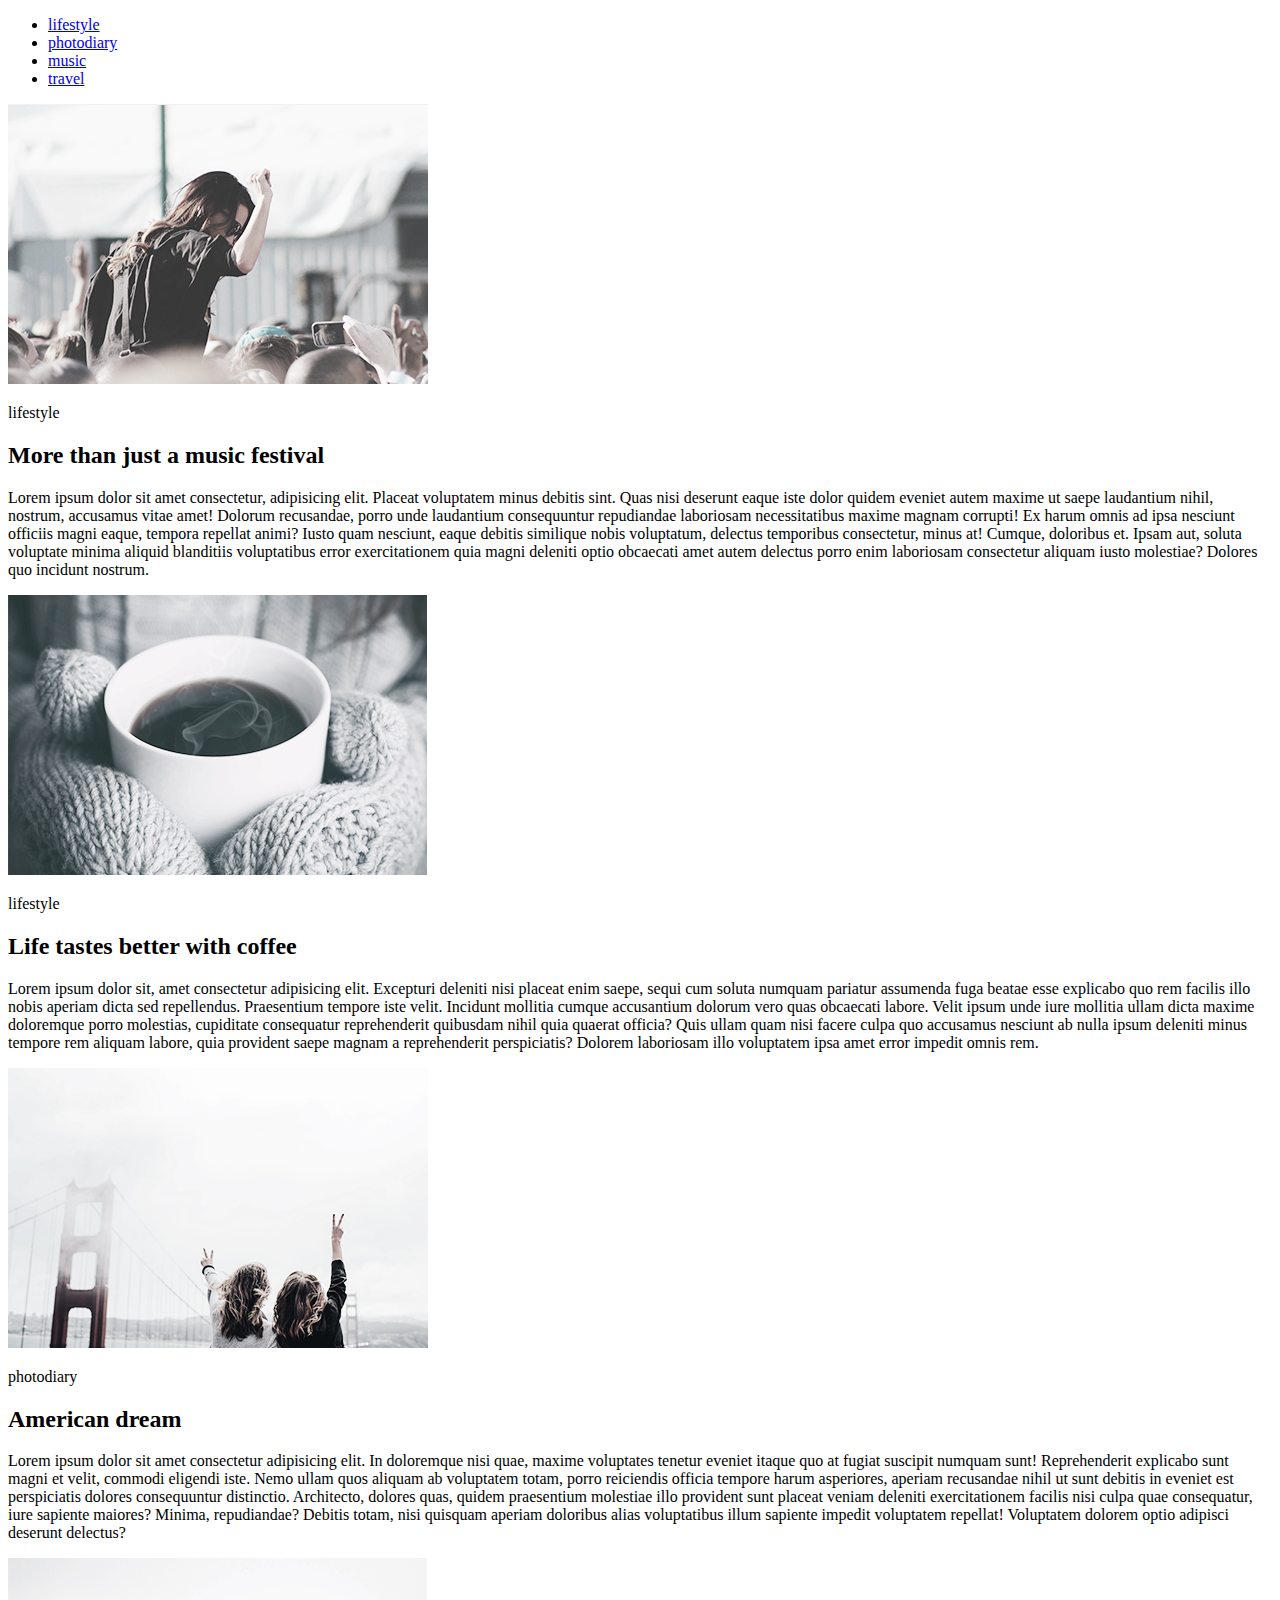
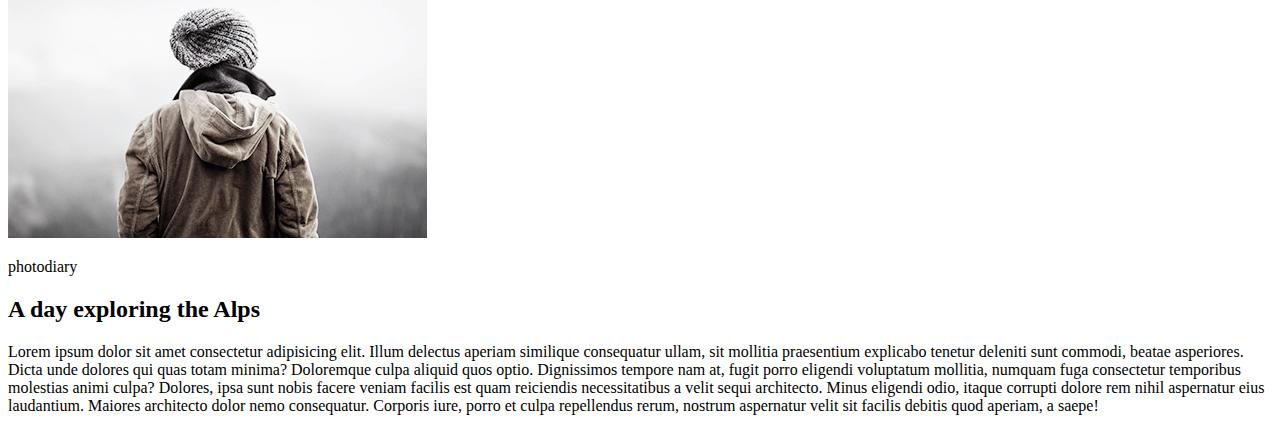
<file: HTML_CSS_HW1/index.html>
<!DOCTYPE html>
<html lang="en">
  <head>
    <meta charset="UTF-8" />
    <meta http-equiv="X-UA-Compatible" content="IE=edge" />
    <meta name="viewport" content="width=device-width, initial-scale=1.0" />
    <title>HW1</title>
  </head>
  <body>
    <header>
      <nav>
        <ul>
          <li><a href="#">lifestyle</a></li>
          <li><a href="#">photodiary</a></li>
          <li><a href="#">music</a></li>
          <li><a href="#">travel</a></li>
        </ul>
      </nav>
    </header>
    <main>
      <article>
        <img src="image/image.jpg" alt="party" />
        <p>lifestyle</p>
        <h2>More than just a music festival</h2>
        <p>
          Lorem ipsum dolor sit amet consectetur, adipisicing elit. Placeat
          voluptatem minus debitis sint. Quas nisi deserunt eaque iste dolor
          quidem eveniet autem maxime ut saepe laudantium nihil, nostrum,
          accusamus vitae amet! Dolorum recusandae, porro unde laudantium
          consequuntur repudiandae laboriosam necessitatibus maxime magnam
          corrupti! Ex harum omnis ad ipsa nesciunt officiis magni eaque,
          tempora repellat animi? Iusto quam nesciunt, eaque debitis similique
          nobis voluptatum, delectus temporibus consectetur, minus at! Cumque,
          doloribus et. Ipsam aut, soluta voluptate minima aliquid blanditiis
          voluptatibus error exercitationem quia magni deleniti optio obcaecati
          amet autem delectus porro enim laboriosam consectetur aliquam iusto
          molestiae? Dolores quo incidunt nostrum.
        </p>
      </article>

      <article>
        <img src="image/Filtro fotografico 5 copia 2.jpg" alt="coffee" />
        <p>lifestyle</p>
        <h2>Life tastes better with coffee</h2>
        <p>
          Lorem ipsum dolor sit, amet consectetur adipisicing elit. Excepturi
          deleniti nisi placeat enim saepe, sequi cum soluta numquam pariatur
          assumenda fuga beatae esse explicabo quo rem facilis illo nobis
          aperiam dicta sed repellendus. Praesentium tempore iste velit.
          Incidunt mollitia cumque accusantium dolorum vero quas obcaecati
          labore. Velit ipsum unde iure mollitia ullam dicta maxime doloremque
          porro molestias, cupiditate consequatur reprehenderit quibusdam nihil
          quia quaerat officia? Quis ullam quam nisi facere culpa quo accusamus
          nesciunt ab nulla ipsum deleniti minus tempore rem aliquam labore,
          quia provident saepe magnam a reprehenderit perspiciatis? Dolorem
          laboriosam illo voluptatem ipsa amet error impedit omnis rem.
        </p>
      </article>

      <article>
        <img src="image/golden_gates.jpg" alt="golden_gates" />
        <p>photodiary</p>
        <h2>American dream</h2>
        <p>
          Lorem ipsum dolor sit amet consectetur adipisicing elit. In doloremque
          nisi quae, maxime voluptates tenetur eveniet itaque quo at fugiat
          suscipit numquam sunt! Reprehenderit explicabo sunt magni et velit,
          commodi eligendi iste. Nemo ullam quos aliquam ab voluptatem totam,
          porro reiciendis officia tempore harum asperiores, aperiam recusandae
          nihil ut sunt debitis in eveniet est perspiciatis dolores consequuntur
          distinctio. Architecto, dolores quas, quidem praesentium molestiae
          illo provident sunt placeat veniam deleniti exercitationem facilis
          nisi culpa quae consequatur, iure sapiente maiores? Minima,
          repudiandae? Debitis totam, nisi quisquam aperiam doloribus alias
          voluptatibus illum sapiente impedit voluptatem repellat! Voluptatem
          dolorem optio adipisci deserunt delectus?
        </p>
      </article>

      <article>
        <img src="image/hedgehog_in_the_fog.jpg" alt="hedgehog_in_the_fog" />
        <p>photodiary</p>
        <h2>A day exploring the Alps</h2>
        <p>
          Lorem ipsum dolor sit amet consectetur adipisicing elit. Illum
          delectus aperiam similique consequatur ullam, sit mollitia praesentium
          explicabo tenetur deleniti sunt commodi, beatae asperiores. Dicta unde
          dolores qui quas totam minima? Doloremque culpa aliquid quos optio.
          Dignissimos tempore nam at, fugit porro eligendi voluptatum mollitia,
          numquam fuga consectetur temporibus molestias animi culpa? Dolores,
          ipsa sunt nobis facere veniam facilis est quam reiciendis
          necessitatibus a velit sequi architecto. Minus eligendi odio, itaque
          corrupti dolore rem nihil aspernatur eius laudantium. Maiores
          architecto dolor nemo consequatur. Corporis iure, porro et culpa
          repellendus rerum, nostrum aspernatur velit sit facilis debitis quod
          aperiam, a saepe!
        </p>
      </article>
    </main>
  </body>
</html>
</file>
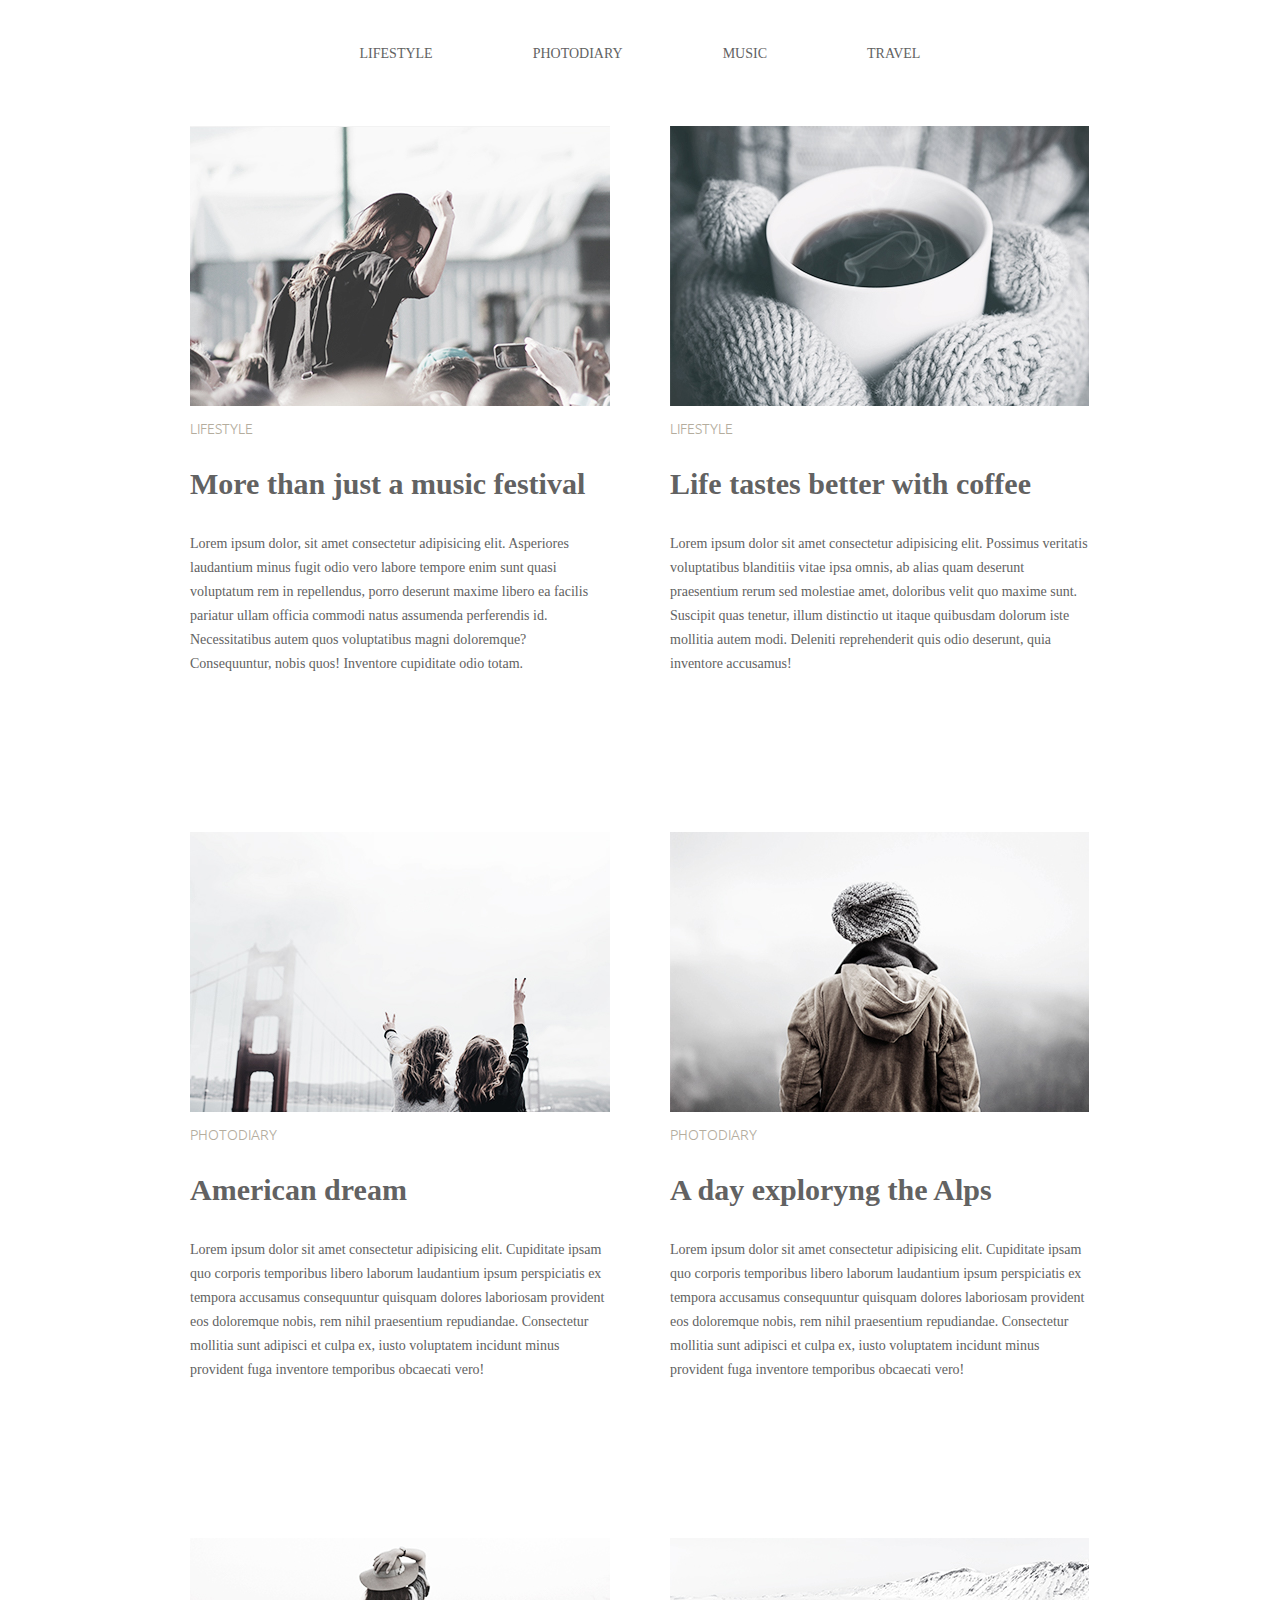
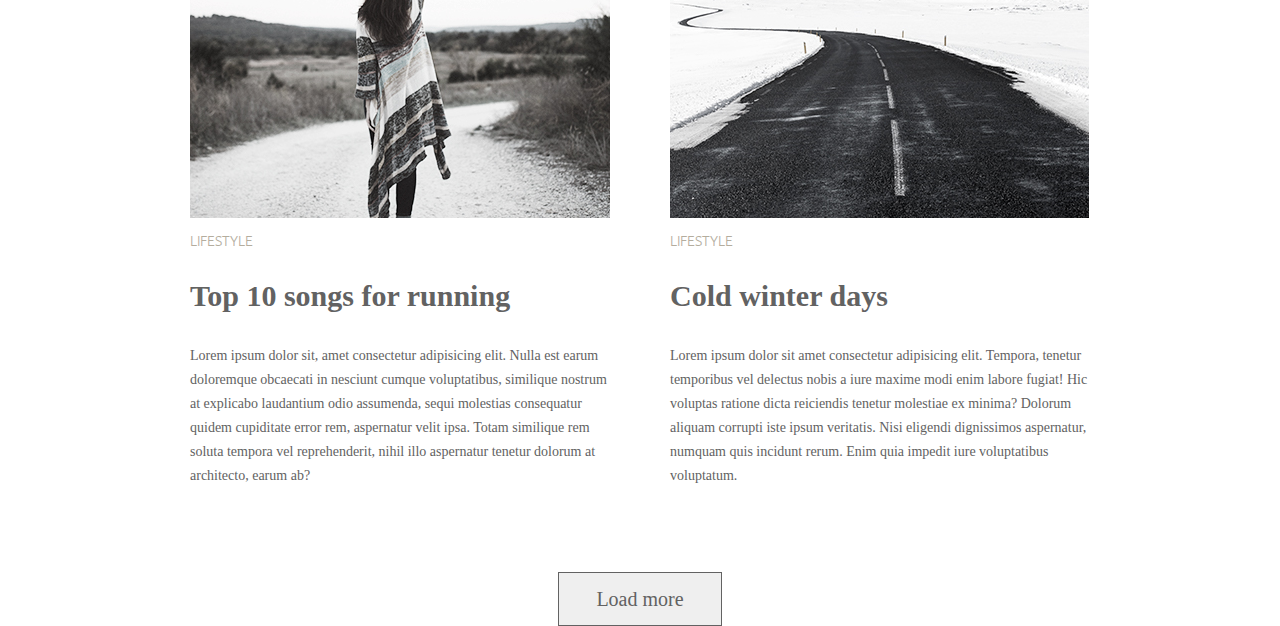
<file: HW3/index.html>
<!DOCTYPE html>
<html lang="en">
  <head>
    <meta charset="UTF-8" />
    <meta http-equiv="X-UA-Compatible" content="IE=edge" />
    <meta name="viewport" content="width=device-width, initial-scale=1.0" />
    <link rel="stylesheet" href="css/normalize.css" />
    <link rel="preconnect" href="https://fonts.googleapis.com" />
    <link rel="preconnect" href="https://fonts.gstatic.com" crossorigin />
    <link
      href="https://fonts.googleapis.com/css2?family=Playfair+Display:wght@400;700&family=Raleway:wght@100;200;300;400;700&family=Ubuntu:wght@300;400;700&display=swap"
      rel="stylesheet"
    />
    <link rel="stylesheet" href="css/styles.css" />
    <title>HW 3</title>
  </head>
  <body>
    <header class="site_header">
      <nav class="site_navigation container">
        <ul class="site_navigation_list">
          <li class="site_navigation_item"><a href="#">Lifestyle</a></li>
          <li class="site_navigation_item"><a href="#">Photodiary</a></li>
          <li class="site_navigation_item"><a href="#">Music</a></li>
          <li class="site_navigation_item"><a href="#">Travel</a></li>
        </ul>
      </nav>
    </header>
    <main class="sites_main">
      <h1 class="visually-hidden">My 3rd HW</h1>
      <section class="articles_section container">
        <ul class="articles_list">
          <li class="list_item">
            <img src="images/image.jpg" alt="photo1" class="list_item_image" />
            <p class="list_item_category">Lifestyle</p>
            <h3 class="list_item_title">More than just a music festival</h3>
            <p class="list_item_text">
              Lorem ipsum dolor, sit amet consectetur adipisicing elit.
              Asperiores laudantium minus fugit odio vero labore tempore enim
              sunt quasi voluptatum rem in repellendus, porro deserunt maxime
              libero ea facilis pariatur ullam officia commodi natus assumenda
              perferendis id. Necessitatibus autem quos voluptatibus magni
              doloremque? Consequuntur, nobis quos! Inventore cupiditate odio
              totam.
            </p>
          </li>
          <li class="list_item">
            <img
              src="images/Filtro fotografico 5 copia 2.jpg"
              alt="img2"
              class="list_item_image"
            />
            <p class="list_item_category">Lifestyle</p>
            <h3 class="list_item_title">Life tastes better with coffee</h3>
            <p class="list_item_text">
              Lorem ipsum dolor sit amet consectetur adipisicing elit. Possimus
              veritatis voluptatibus blanditiis vitae ipsa omnis, ab alias quam
              deserunt praesentium rerum sed molestiae amet, doloribus velit quo
              maxime sunt. Suscipit quas tenetur, illum distinctio ut itaque
              quibusdam dolorum iste mollitia autem modi. Deleniti reprehenderit
              quis odio deserunt, quia inventore accusamus!
            </p>
          </li>
          <li class="list_item">
            <img
              src="images/golden_gates.jpg"
              alt="img3"
              class="list_item_image"
            />
            <p class="list_item_category">Photodiary</p>
            <h3 class="list_item_title">American dream</h3>
            <p class="list_item_text">
              Lorem ipsum dolor sit amet consectetur adipisicing elit.
              Cupiditate ipsam quo corporis temporibus libero laborum laudantium
              ipsum perspiciatis ex tempora accusamus consequuntur quisquam
              dolores laboriosam provident eos doloremque nobis, rem nihil
              praesentium repudiandae. Consectetur mollitia sunt adipisci et
              culpa ex, iusto voluptatem incidunt minus provident fuga inventore
              temporibus obcaecati vero!
            </p>
          </li>
          <li class="list_item">
            <img
              src="images/hedgehog_in_the_fog.jpg"
              alt="img4"
              class="list_item_image"
            />
            <p class="list_item_category">Photodiary</p>
            <h3 class="list_item_title">A day exploryng the Alps</h3>
            <p class="list_item_text">
              Lorem ipsum dolor sit amet consectetur adipisicing elit.
              Cupiditate ipsam quo corporis temporibus libero laborum laudantium
              ipsum perspiciatis ex tempora accusamus consequuntur quisquam
              dolores laboriosam provident eos doloremque nobis, rem nihil
              praesentium repudiandae. Consectetur mollitia sunt adipisci et
              culpa ex, iusto voluptatem incidunt minus provident fuga inventore
              temporibus obcaecati vero!
            </p>
          </li>
          <li class="list_item">
            <img
              src="images/woman_in_hat.jpg"
              alt="img5"
              class="list_item_image"
            />
            <p class="list_item_category">Lifestyle</p>
            <h3 class="list_item_title">Top 10 songs for running</h3>
            <p class="list_item_text">
              Lorem ipsum dolor sit, amet consectetur adipisicing elit. Nulla
              est earum doloremque obcaecati in nesciunt cumque voluptatibus,
              similique nostrum at explicabo laudantium odio assumenda, sequi
              molestias consequatur quidem cupiditate error rem, aspernatur
              velit ipsa. Totam similique rem soluta tempora vel reprehenderit,
              nihil illo aspernatur tenetur dolorum at architecto, earum ab?
            </p>
          </li>
          <li class="list_item">
            <img src="images/road.jpg" alt="img6" class="list_item_image" />
            <p class="list_item_category">Lifestyle</p>
            <h3 class="list_item_title">Cold winter days</h3>
            <p class="list_item_text">
              Lorem ipsum dolor sit amet consectetur adipisicing elit. Tempora,
              tenetur temporibus vel delectus nobis a iure maxime modi enim
              labore fugiat! Hic voluptas ratione dicta reiciendis tenetur
              molestiae ex minima? Dolorum aliquam corrupti iste ipsum
              veritatis. Nisi eligendi dignissimos aspernatur, numquam quis
              incidunt rerum. Enim quia impedit iure voluptatibus voluptatum.
            </p>
          </li>
        </ul>
      </section>
      <div class="container">
        <!-- <div class="load_more_button_wrapper"> -->
        <button class="load_more_button">Load more</button>
        <!-- </div> -->
      </div>
    </main>
  </body>
</html>
</file>
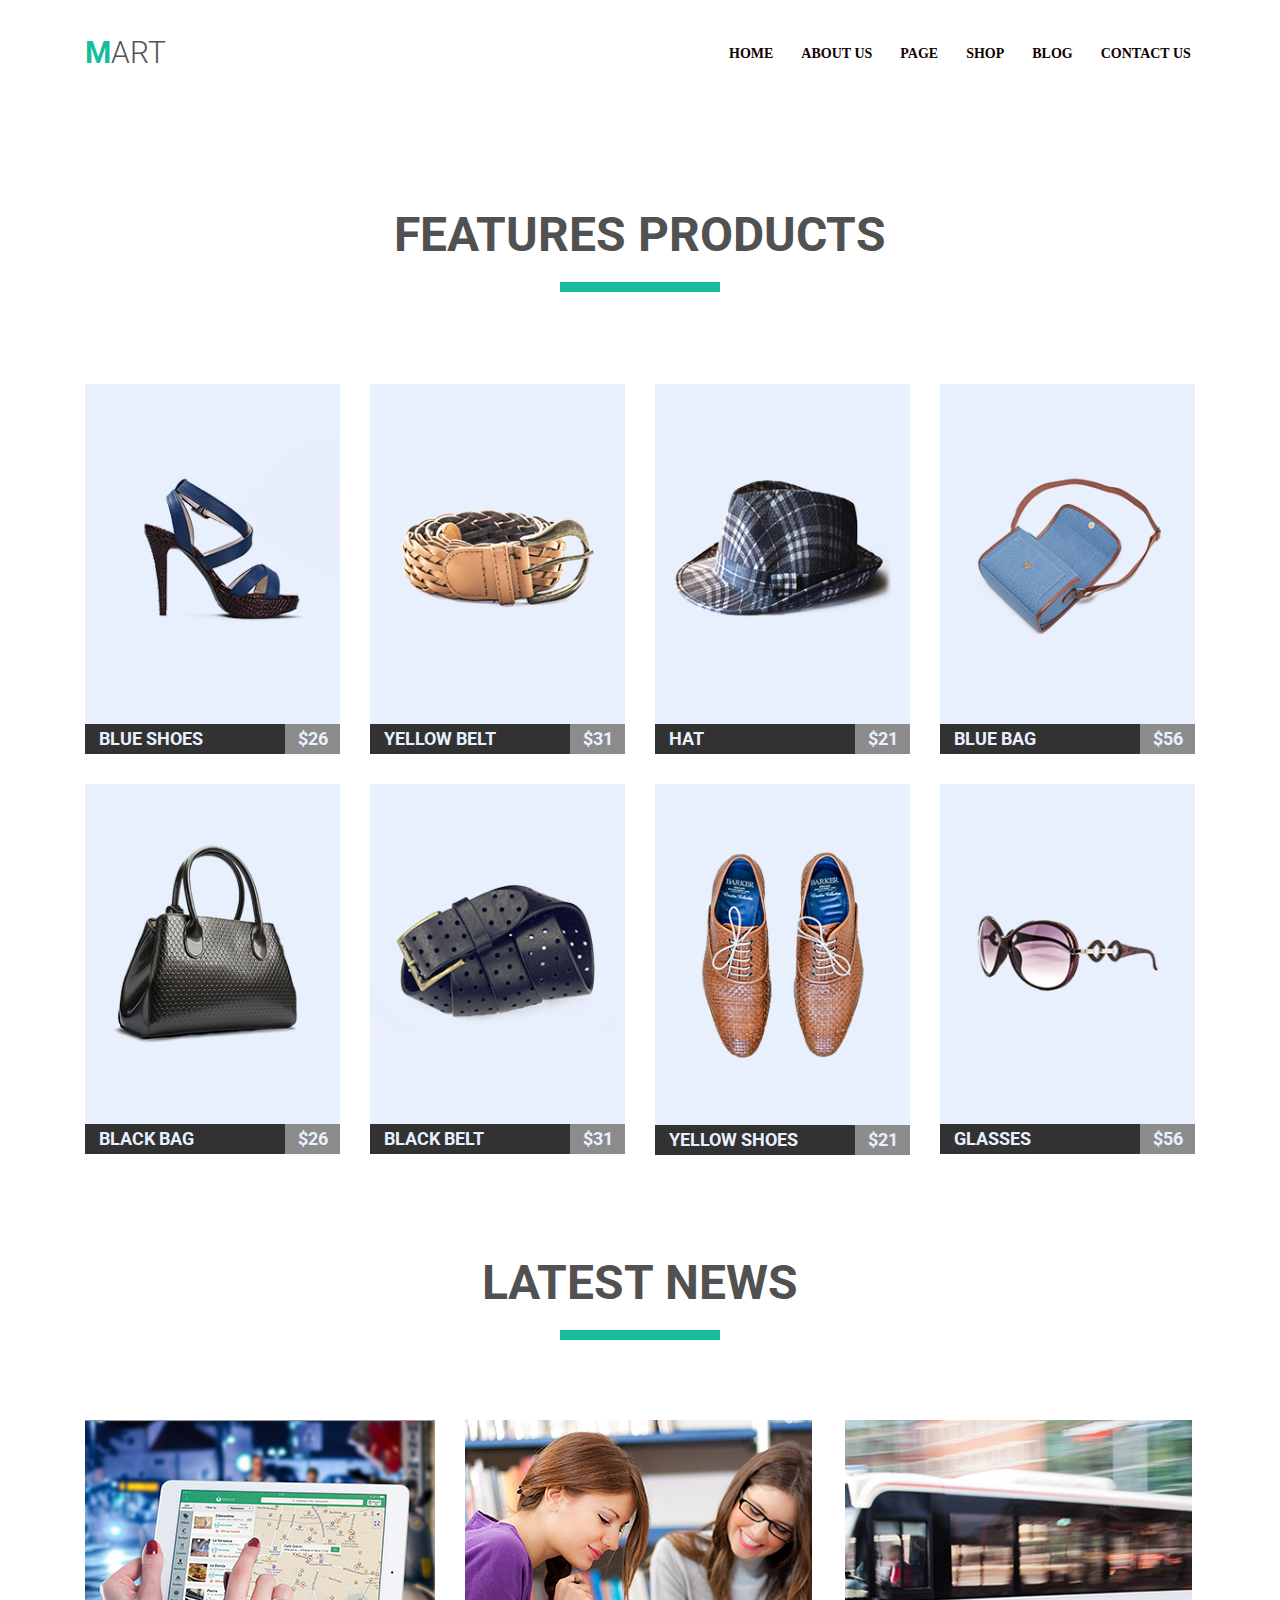
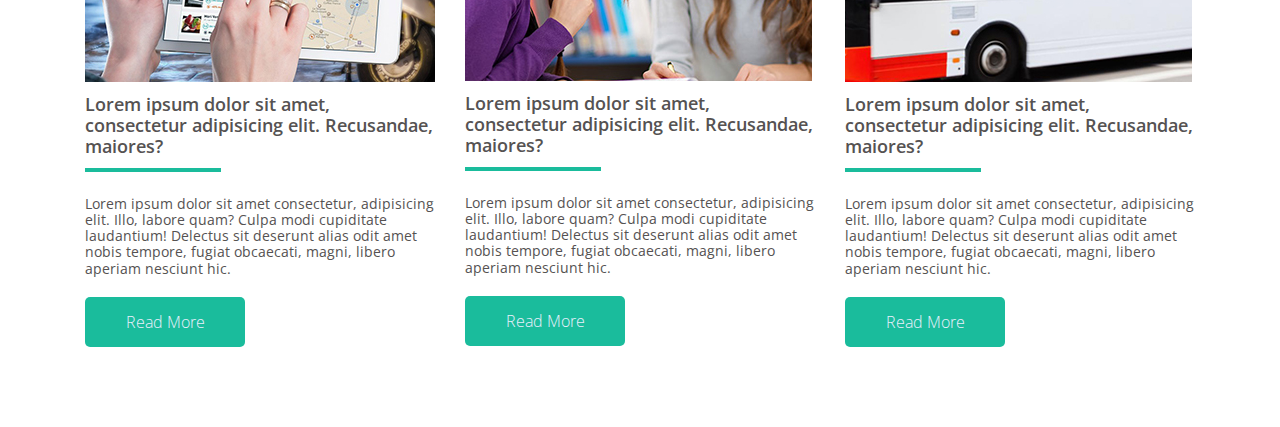
<file: HW4-float/index.html>
<!DOCTYPE html>
<html lang="en">
  <head>
    <meta charset="UTF-8" />
    <meta http-equiv="X-UA-Compatible" content="IE=edge" />
    <meta name="viewport" content="width=device-width, initial-scale=1.0" />
    <link rel="preconnect" href="https://fonts.googleapis.com" />
    <link rel="preconnect" href="https://fonts.gstatic.com" crossorigin />
    <link
      href="https://fonts.googleapis.com/css2?family=Playfair+Display:wght@400;700&family=Raleway:wght@100;200;300;400;700&family=Roboto:wght@300;700&family=Ubuntu:wght@300;400;700&display=swap"
      rel="stylesheet"
    />
    <link
      href="https://fonts.googleapis.com/css2?family=Open+Sans:wght@300;400;600;700&family=Playfair+Display:wght@400;700&family=Raleway:wght@100;200;300;400;700&family=Roboto:wght@300;700&family=Ubuntu:wght@300;400;700&display=swap"
      rel="stylesheet"
    />
    <link rel="stylesheet" href="./css/normalize.css" />
    <link rel="stylesheet" href="./css/styles.css" />
    <title>HW4-Float</title>
  </head>
  <body>
    <h1 class="visually-hidden">I-SHOP</h1>
    <header class="site_header">
      <div class="container clearfix">
        <a href="#" class="logo">Mart</a>
        <nav class="site_navigation clearfix">
          <ul class="site_navigaton_list clearfix">
            <li class="site_navigation_item">
              <a href="#" class="site_navigation_link">Home</a>
            </li>
            <li class="site_navigation_item">
              <a href="#" class="site_navigation_link">About Us</a>
            </li>
            <li class="site_navigation_item">
              <a href="#" class="site_navigation_link">Page</a>
            </li>
            <li class="site_navigation_item">
              <a href="#" class="site_navigation_link">Shop</a>
            </li>
            <li class="site_navigation_item">
              <a href="#" class="site_navigation_link">Blog</a>
            </li>
            <li class="site_navigation_item">
              <a href="#" class="site_navigation_link">Contact Us</a>
            </li>
          </ul>
        </nav>
      </div>
    </header>
    <main>
      <section class="products container">
        <h2 class="section_title">Features products</h2>
        <ul class="products_list clearfix">
          <li class="proucts_item clearfix">
            <img
              src="./images/features/product1.png"
              alt="product1"
              class="product_item_image"
            />
            <h3 class="product_item_title">Blue shoes</h3>
            <p class="product_item_price">$26</p>
          </li>
          <li class="proucts_item clearfix">
            <img
              src="./images/features/product2.png"
              alt="product2"
              class="product_item_image"
            />
            <h3 class="product_item_title">Yellow belt</h3>
            <p class="product_item_price">$31</p>
          </li>
          <li class="proucts_item clearfix">
            <img
              src="./images/features/product3.png"
              alt="product3"
              class="product_item_image"
            />
            <h3 class="product_item_title">Hat</h3>
            <p class="product_item_price">$21</p>
          </li>
          <li class="proucts_item clearfix">
            <img
              src="./images/features/product4.png"
              alt="product4"
              class="product_item_image"
            />
            <h3 class="product_item_title">Blue bag</h3>
            <p class="product_item_price">$56</p>
          </li>
          <li class="proucts_item clearfix">
            <img
              src="./images/features/product5.png"
              alt="product51"
              class="product_item_image"
            />
            <h3 class="product_item_title">Black bag</h3>
            <p class="product_item_price">$26</p>
          </li>
          <li class="proucts_item clearfix">
            <img
              src="./images/features/product6.png"
              alt="product6"
              class="product_item_image"
            />
            <h3 class="product_item_title">Black belt</h3>
            <p class="product_item_price">$31</p>
          </li>
          <li class="proucts_item clearfix">
            <img
              src="./images/features/product7.png"
              alt="product7"
              class="product_item_image"
            />
            <h3 class="product_item_title">Yellow shoes</h3>
            <p class="product_item_price">$21</p>
          </li>
          <li class="proucts_item clearfix">
            <img
              src="./images/features/product8.png"
              alt="product8"
              class="product_item_image"
            />
            <h3 class="product_item_title">Glasses</h3>
            <p class="product_item_price">$56</p>
          </li>
        </ul>
      </section>

      <section class="news container">
        <h2 class="section_title">Latest News</h2>
        <ul class="news_list clearfix">
          <li class="news_list_item">
            <img src="./images/blog/1ipad.jpg" alt="ipad" class="news_image" />
            <h3 class="news_title">
              Lorem ipsum dolor sit amet, consectetur adipisicing elit.
              Recusandae, maiores?
            </h3>
            <p class="news_text">
              Lorem ipsum dolor sit amet consectetur, adipisicing elit. Illo,
              labore quam? Culpa modi cupiditate laudantium! Delectus sit
              deserunt alias odit amet nobis tempore, fugiat obcaecati, magni,
              libero aperiam nesciunt hic.
            </p>
            <button class="news_read_more_button">Read More</button>
          </li>
          <li class="news_list_item">
            <img
              src="./images/blog/2friends.jpg"
              alt="friends"
              class="news_image"
            />
            <h3 class="news_title">
              Lorem ipsum dolor sit amet, consectetur adipisicing elit.
              Recusandae, maiores?
            </h3>
            <p class="news_text">
              Lorem ipsum dolor sit amet consectetur, adipisicing elit. Illo,
              labore quam? Culpa modi cupiditate laudantium! Delectus sit
              deserunt alias odit amet nobis tempore, fugiat obcaecati, magni,
              libero aperiam nesciunt hic.
            </p>
            <button class="news_read_more_button">Read More</button>
          </li>
          <li class="news_list_item">
            <img src="./images/blog/3bus.jpg" alt="bus" class="news_image" />
            <h3 class="news_title">
              Lorem ipsum dolor sit amet, consectetur adipisicing elit.
              Recusandae, maiores?
            </h3>
            <p class="news_text">
              Lorem ipsum dolor sit amet consectetur, adipisicing elit. Illo,
              labore quam? Culpa modi cupiditate laudantium! Delectus sit
              deserunt alias odit amet nobis tempore, fugiat obcaecati, magni,
              libero aperiam nesciunt hic.
            </p>
            <button class="news_read_more_button">Read More</button>
          </li>
        </ul>
      </section>
    </main>
  </body>
</html>
</file>
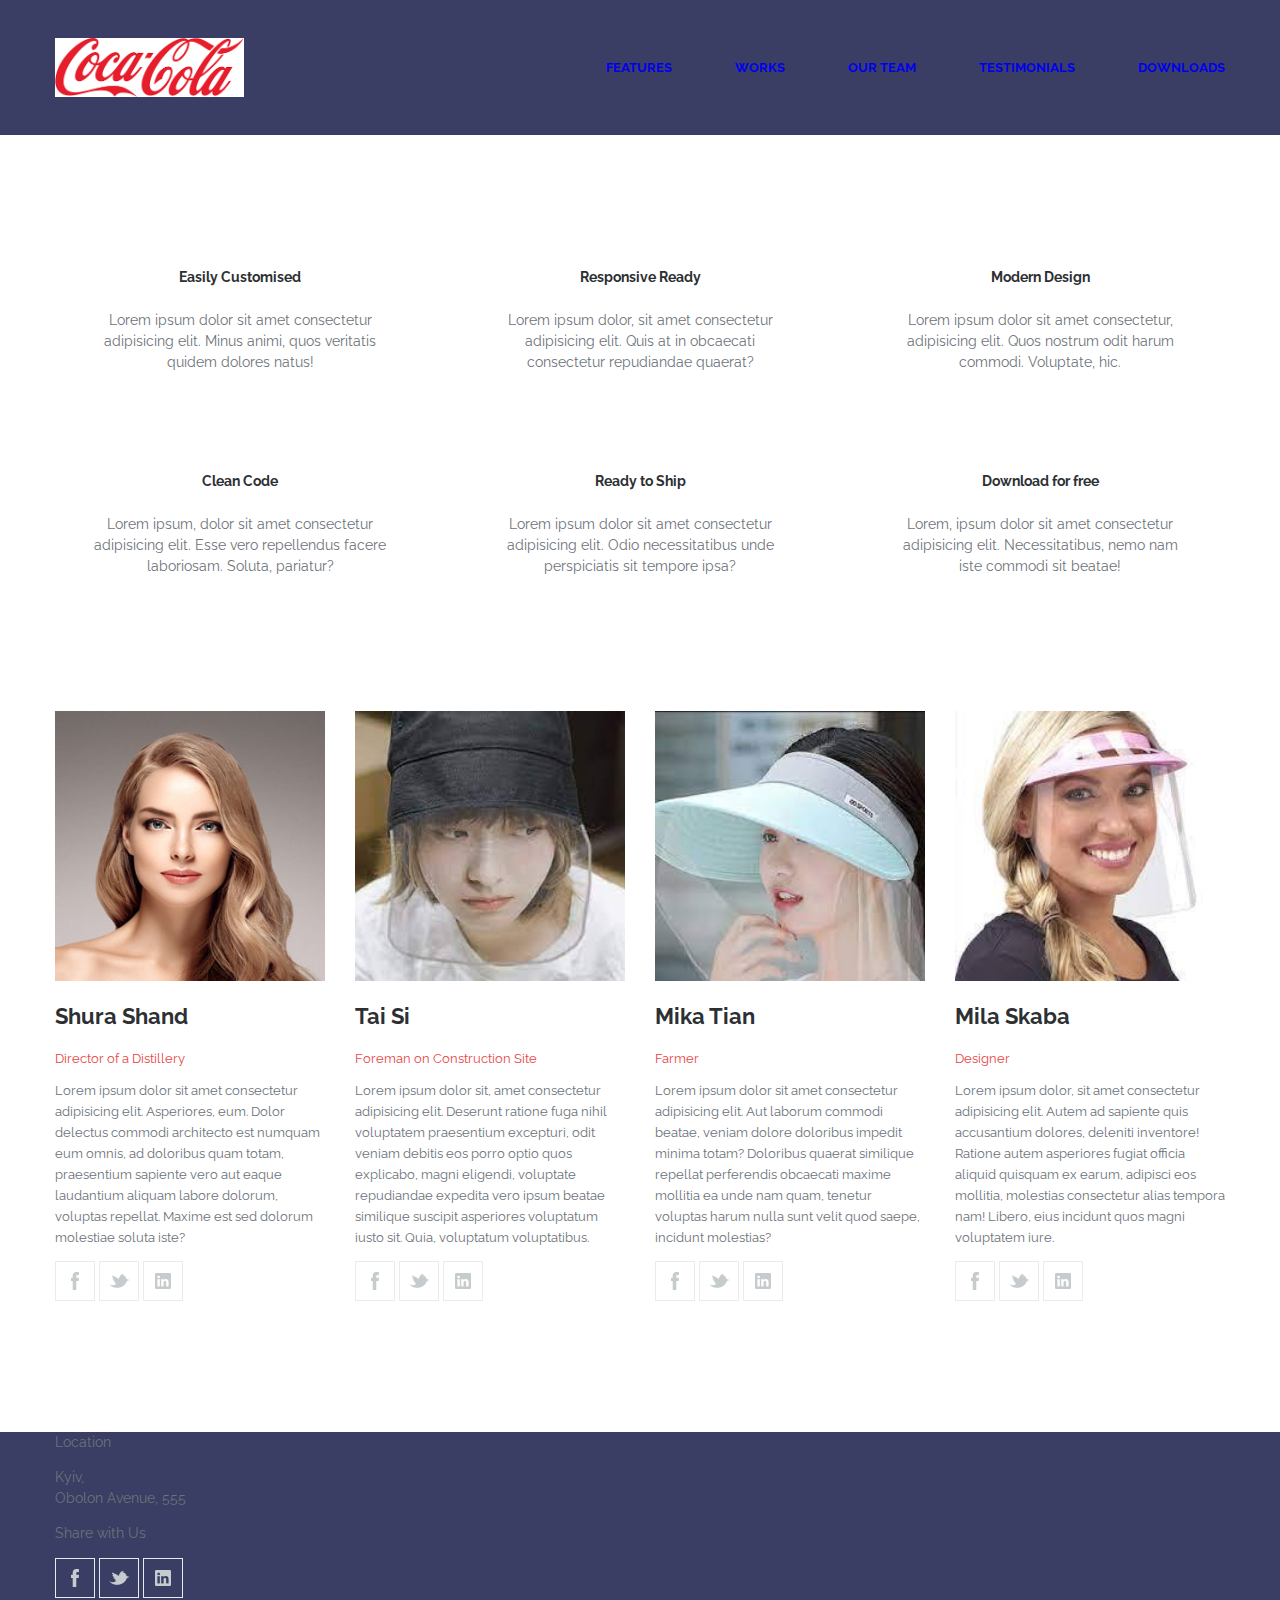
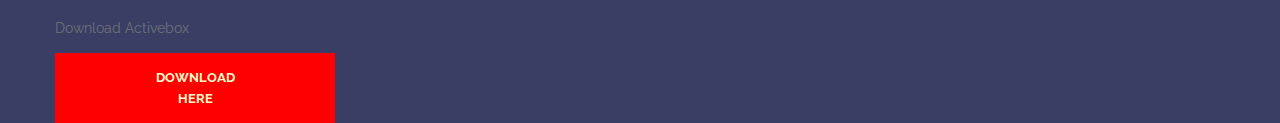
<file: M3-videos/index.html>
<!DOCTYPE html>
<html lang="en">

<head>
    <meta charset="UTF-8" />
    <meta http-equiv="X-UA-Compatible" content="IE=edge" />
    <meta name="viewport" content="width=device-width, initial-scale=1.0" />
    <link rel="stylesheet" href="css/normalize.css" />
    <link rel="preconnect" href="https://fonts.googleapis.com" />
    <link rel="preconnect" href="https://fonts.gstatic.com" crossorigin />
    <link href="https://fonts.googleapis.com/css2?family=Raleway:wght@100;200;300;400;700&display=swap"
        rel="stylesheet" />
    <link rel="stylesheet" href="css/styles.css" />
    <title>Document</title>
</head>

<body>
    <header class="page_header ">
        <nav class="nav_container container">
            <a href="#" class="logo"><img src="images/logo.png" alt="logo" width="189" height="24" /></a>
            <ul class="site_navigation">
                <li><a href="#">Features</a></li>
                <li><a href="#">Works</a></li>
                <li><a href="#">Our team</a></li>
                <li><a href="#">Testimonials</a></li>
                <li><a href="#">Downloads</a></li>
            </ul>
        </nav>
    </header>
    <main class="container">
        <h1 class="visually-hidden">Our Site</h1>
        <section class="features">
            <h2 class="visually-hidden">Main Part</h2>
            <ul class="features_list">
                <li class="feature_item">
                    <!-- <a href=""><img src="" alt="" /></a> -->
                    <h3 class="feature_title">Easily Customised</h3>
                    <p class="feature_description">
                        Lorem ipsum dolor sit amet consectetur adipisicing elit. Minus
                        animi, quos veritatis quidem dolores natus!
                    </p>
                </li>
                <li class="feature_item">
                    <!-- <a href=""><img src="" alt="" /></a> -->
                    <h3 class="feature_title">Responsive Ready</h3>
                    <p class="feature_description">
                        Lorem ipsum dolor, sit amet consectetur adipisicing elit. Quis at
                        in obcaecati consectetur repudiandae quaerat?
                    </p>
                </li>
                <li class="feature_item">
                    <!-- <a href=""><img src="" alt="" /></a> -->
                    <h3 class="feature_title" >Modern Design</h3>
                    <p class="feature_description">
                        Lorem ipsum dolor sit amet consectetur, adipisicing elit. Quos
                        nostrum odit harum commodi. Voluptate, hic.
                    </p>
                </li>
                <li class="feature_item">
                    <!-- <a href=""><img src="" alt="" /></a> -->
                    <h3 class="feature_title">Clean Code</h3>
                    <p class="feature_description">
                        Lorem ipsum, dolor sit amet consectetur adipisicing elit. Esse
                        vero repellendus facere laboriosam. Soluta, pariatur?
                    </p>
                </li>
                <li class="feature_item">
                    <!-- <a href=""><img src="" alt="" /></a> -->
                    <h3 class="feature_title">Ready to Ship</h3>
                    <p class="feature_description">
                        Lorem ipsum dolor sit amet consectetur adipisicing elit. Odio
                        necessitatibus unde perspiciatis sit tempore ipsa?
                    </p>
                </li>
                <li class="feature_item">
                    <!-- <a href=""><img src="" alt="" /></a> -->
                    <h3 class="feature_title">Download for free</h3>
                    <p class="feature_description">
                        Lorem, ipsum dolor sit amet consectetur adipisicing elit.
                        Necessitatibus, nemo nam iste commodi sit beatae!
                    </p>
                </li>
            </ul>
        </section>
        <section class="team">
            <h2 class="team_title visually-hidden">Our Team</h2>
            <ul class="team_list">
                <li class="team_member">
                    <img class="team_member_image" src="images/m1.jpg" alt="team_member_1" width="270" height="270" />
                    <p class="team_member_name">Shura Shand</p>
                    <p class="team_member_occupatoin">Director of a Distillery</p>
                    <p class="about_member">
                        Lorem ipsum dolor sit amet consectetur adipisicing elit.
                        Asperiores, eum. Dolor delectus commodi architecto est numquam eum
                        omnis, ad doloribus quam totam, praesentium sapiente vero aut
                        eaque laudantium aliquam labore dolorum, voluptas repellat. Maxime
                        est sed dolorum molestiae soluta iste?
                    </p>
                    <ul class="team_member_socials">
                        <li><a href="#" class="icon_Facebook"> <span class="visually-hidden">Facebook</span> </a></li>
                        <li><a href="#" class="icon_Twitter"> <span class="visually-hidden">Twitter</span></a></li>
                        <li><a href="#" class="icon_Linked_In"><span class="visually-hidden">Linked In</span></a></li>
                    </ul>
                </li>
                <li class="team_member">
                    <img class="team_member_image" src="images/m2.jpg" alt="team_member_2" width="270" height="270" />
                    <p class="team_member_name">Tai Si</p>
                    <p class="team_member_occupatoin">Foreman on Сonstruction Site</p>
                    <p class="about_member">
                        Lorem ipsum dolor sit, amet consectetur adipisicing elit. Deserunt
                        ratione fuga nihil voluptatem praesentium excepturi, odit veniam
                        debitis eos porro optio quos explicabo, magni eligendi, voluptate
                        repudiandae expedita vero ipsum beatae similique suscipit
                        asperiores voluptatum iusto sit. Quia, voluptatum voluptatibus.
                    </p>
                    <ul class="team_member_socials">
                        <li><a href="#" class="icon_Facebook"> <span class="visually-hidden">Facebook</span> </a></li>
                        <li><a href="#" class="icon_Twitter"> <span class="visually-hidden">Twitter</span></a></li>
                        <li><a href="#" class="icon_Linked_In"><span class="visually-hidden">Linked In</span></a></li>
                    </ul>
                </li>
                <li class="team_member">
                    <img class="team_member_image" src="images/m3.jpg" alt="team_member_3" width="270" height="270" />
                    <p class="team_member_name">Mika Tian</p>
                    <p class="team_member_occupatoin">Farmer</p>
                    <p class="about_member">
                        Lorem ipsum dolor sit amet consectetur adipisicing elit. Aut laborum commodi beatae, veniam
                        dolore doloribus impedit minima totam? Doloribus quaerat similique repellat perferendis
                        obcaecati maxime mollitia ea unde nam quam, tenetur voluptas harum nulla sunt velit quod saepe,
                        incidunt molestias?
                    </p>
                    <ul class="team_member_socials">
                        <li><a href="#" class="icon_Facebook"> <span class="visually-hidden">Facebook</span> </a></li>
                        <li><a href="#" class="icon_Twitter"> <span class="visually-hidden">Twitter</span></a></li>
                        <li><a href="#" class="icon_Linked_In"><span class="visually-hidden">Linked In</span></a></li>
                    </ul>
                </li>
                <li class="team_member">
                    <img class="team_member_image" src="images/m4.jpg" alt="team_member_4" width="270" height="270" />
                    <p class="team_member_name">Mila Skaba</p>
                    <p class="team_member_occupatoin">Designer</p>
                    <p class="about_member">
                        Lorem ipsum dolor, sit amet consectetur adipisicing elit. Autem ad
                        sapiente quis accusantium dolores, deleniti inventore! Ratione
                        autem asperiores fugiat officia aliquid quisquam ex earum,
                        adipisci eos mollitia, molestias consectetur alias tempora nam!
                        Libero, eius incidunt quos magni voluptatem iure.
                    </p>
                    <ul class="team_member_socials">
                        <li><a href="#" class="icon_Facebook"> <span class="visually-hidden">Facebook</span> </a></li>
                        <li><a href="#" class="icon_Twitter"> <span class="visually-hidden">Twitter</span></a></li>
                        <li><a href="#" class="icon_Linked_In"><span class="visually-hidden">Linked In</span></a></li>
                    </ul>
                </li>
            </ul>
        </section>
    </main>
    <footer class="page_footer">
      <div class="container">  <div class="location">
            <p>Location
                <p>Kyiv, <br />Obolon Avenue, 555</p>
            </p>
        </div>
        <div class="foter_socials">
            <p>Share with Us</p>
            <ul class="team_member_socials">
                <li><a href="#" class="icon_Facebook"> <span class="visually-hidden">Facebook</span> </a></li>
                <li><a href="#" class="icon_Twitter"> <span class="visually-hidden">Twitter</span></a></li>
                <li><a href="#" class="icon_Linked_In"><span class="visually-hidden">Linked In</span></a></li>
            </ul>
        </div>
        <div class="download">
            <p>Download Activebox</p>
            <button class="download_button">Download Here</button>
        </div></div>
    </footer>
</body>

</html>
</file>
<file: HW3/css/styles.css>
html {
  box-sizing: border-box;
}

*,
*::before,
*::after {
  box-sizing: inherit;
}

img {
  display: block;
  max-width: 100%;
  height: auto;
}

.site_header {
  font-size: 0;
  line-height: 0;
  padding-top: 46px;
  margin-bottom: 64px;
}

.container {
  width: 900px;
  margin: 0 auto;
  padding: 0;
  /* background-color: palevioletred; */
}

/* NAVIGATION */

.site_navigation_list {
  margin: 0 auto;
  padding: 0 165px;
  list-style: none;
  text-align: center;
}

.site_navigation_item {
  display: inline-block;
  margin-right: 100px;
}

.site_navigation_item:last-child {
  margin-right: 0;
}

.site_navigation_item a {
  display: inline-block;
  text-decoration: none;
  text-transform: uppercase;
  font-size: 14px;
  font-family: "PlayfairDisplay";
  color: rgb(98, 98, 98);
  text-transform: uppercase;
  line-height: 16px;
  text-align: center;
}
.site_navigation_item a:hover,
.site_navigation_item a:focus {
  color: #03a9f4;
}

/* ARTICLES */
.sites_main {
  font-size: 0;
  /* line-height: 0; */
}

.articles_section {
  margin-bottom: 70px;
}

.articles_list {
  margin: 0;
  padding: 0;
  list-style: none;
}

.list_item {
  display: inline-block;
  width: 420px;
}

.list_item:not(:nth-child(2n)) {
  margin-right: 60px;
}

.list_item:not(:nth-last-child(-n + 2)) {
  margin-bottom: 142px;
}

.list_item_category {
  font-size: 14px;
  line-height: 16px;
  font-family: "Ubuntu", sans-serif;
  font-weight: 300;
  color: rgb(180, 173, 158);
  text-transform: uppercase;
}

.list_item_title {
  font-family: "PlayfairDisplay";
  font-size: 30px;
  line-height: 36px;
  color: rgb(98, 98, 98);
}

.list_item_text {
  font-size: 14px;
  font-family: "PlayfairDisplay";
  color: rgb(98, 98, 98);
  line-height: 1.714;
  text-align: left;
}

/* BUTTON */
/* .load_more_button_wrapper {
  display: inline-block;
  text-align: center;
} */

.load_more_button {
  display: block;
  width: 164px;
  margin: 0 auto;
  padding: 14px 0;
  border: 1px solid rgb(98, 98, 98);
  font-size: 20px;
  font-family: "PlayfairDisplay";
  color: rgb(98, 98, 98);
  line-height: 24px;
  text-align: center;
  cursor: pointer;
}

.load_more_button:hover,
.load_more_button:focus {
  color: #03a9f4;
}

.visually-hidden:not(:focus):not(:active),
input[type="checkbox"].visually-hidden,
input[type="radio"].visually-hidden {
  position: absolute;

  width: 1px;
  height: 1px;
  margin: -1px;
  border: 0;
  padding: 0;

  white-space: nowrap;

  clip-path: inset(100%);
  clip: rect(0 0 0 0);
  overflow: hidden;
}
</file>
<file: HW4-float/css/styles.css>
html {
  box-sizing: border-box;
}

*,
*::before,
*::after {
  box-sizing: inherit;
}

img {
  display: block;
  max-width: 100%;
  height: auto;
}

.clearfix::after {
  display: table;
  content: "";
  clear: both;
}

.container {
  width: 1110px;
  margin: 0 auto;
}

.site_header {
  padding: 36px 0;
  margin-bottom: 100px;
}

.logo {
  float: left;
  font-family: "Roboto", sans-serif;
  font-size: 30px;
  font-weight: 300;
  text-transform: uppercase;
  text-decoration: none;
  color: #555252;
}

.logo::first-letter {
  font-weight: 700;
  color: #1abc9c;
}

.logo:visited {
  color: #555252;
}

.site_navigaton_list {
  float: right;
  margin: 0;
  padding: 0;
  width: 466px;
  list-style: none;
}

.site_navigation_item {
  float: left;
  margin-top: 8px;
}

.site_navigation_item:not(:last-child) {
  margin-right: 28px;
}

.site_navigation_link {
  text-decoration: none;
  font-size: 14px;
  font-family: "OpenSans";
  font-weight: bold;
  text-transform: uppercase;
  color: #0f0101;
}

.site_navigation_item:hover .site_navigation_link {
  color: #1abc9c;
}

.products {
  margin-bottom: 100px;
}

.section_title {
  margin: 0;
  padding: 0;
  font-family: "Roboto", sans-serif;
  font-size: 48px;
  font-weight: 700;
  text-transform: uppercase;
  color: #515151;
  text-align: center;
}

.section_title::after {
  display: block;
  content: "";
  width: 160px;
  height: 10px;
  background-color: #1abc9c;
  margin: 20px auto 0;
}

.products_list {
  margin: 0;
  padding: 92px 0 0 0;
  list-style: none;
}

.proucts_item {
  float: left;
  width: 255px;
  background-color: #e9f0fd;
}

.proucts_item:not(:nth-child(4n)) {
  margin-right: 30px;
}

.proucts_item:not(:nth-last-child(-n + 4)) {
  margin-bottom: 30px;
}

.product_item_title {
  float: left;
  margin: 0;
  padding: 0 0 0 14px;
  width: 200px;
  height: 30px;
  font-family: "Roboto", sans-serif;
  font-size: 18px;
  line-height: 30px;
  font-weight: 700;
  text-transform: uppercase;
  color: #e9f0fd;
  background-color: #323232;
}

.product_item_price {
  float: right;
  margin: 0;
  padding: 0;
  width: 55px;
  height: 30px;
  font-family: "Roboto", sans-serif;
  font-size: 18px;
  line-height: 30px;
  font-weight: 700;
  text-transform: uppercase;
  color: #e9f0fd;
  background-color: #8c8c8c;
  text-align: center;
}

.proucts_item:hover .product_item_title {
  background-color: #1abc9c;
}

.proucts_item:hover .product_item_price {
  background-color: #7fd9c7;
}

.news {
  margin-bottom: 80px;
}

.news_list {
  margin: 0;
  padding: 80px 0 0 0;
  list-style: none;
}

.news_list_item {
  float: left;
  width: 350px;
}

.news_list_item:not(:nth-child(3n)) {
  margin-right: 30px;
}

.news_list_item:not(:nth-last-child(-n + 3)) {
  margin-bottom: 0;
}

.news_title {
  margin: 0;
  padding: 12px 0;
  font-family: "Open Sans", sans-serif;
  font-weight: 600;
  font-size: 18px;
  color: #555252;
}

.news_title::after {
  content: "";
  display: block;
  width: 136px;
  height: 4px;
  background-color: #1abc9c;
  margin-top: 12px;
}

.news_text {
  margin: 0;
  padding: 12px 0 20px 0;
  font-family: "Open Sans", sans-serif;
  font-weight: 400;
  font-size: 14px;
  color: #555252;
}

.news_read_more_button {
  display: block;
  width: 160px;
  margin: 0;
  padding: 16px 0;
  border: 0;
  border-radius: 5px;
  font-family: "Open Sans", sans-serif;
  font-weight: 300;
  font-size: 16px;
  color: #e9f0fd;
  background-color: #1abc9c;
  text-align: center;
  cursor: pointer;
}

.news_read_more_button:hover {
  background-color: #7fd9c7;
}

.visually-hidden:not(:focus):not(:active),
input[type="checkbox"].visually-hidden,
input[type="radio"].visually-hidden {
  position: absolute;

  width: 1px;
  height: 1px;
  margin: -1px;
  border: 0;
  padding: 0;

  white-space: nowrap;

  clip-path: inset(100%);
  clip: rect(0 0 0 0);
  overflow: hidden;
}
</file>
<file: M3-videos/css/styles.css>
html {
  box-sizing: border-box;
}

*,
*::before,
*::after {
  box-sizing: inherit;
}

.container {
  width: 1170px;
  /* background-color: teal; */
  margin: 0 auto;
}

body {
  font-family: "Raleway", sans-serif;
  color: #6c7279;
  font-size: 14px;
  line-height: 21px;
}

img {
  display: block;
  max-width: 100%;
  height: auto;
}

.page_header {
  background-color: #3a3e64;
  margin-bottom: 120px;
}

.nav_container {
  padding: 38px 0;
}

.logo {
  display: inline-block;
  vertical-align: middle;
}

.site_navigation {
  display: inline-block;
  margin: 0;
  padding: 0;
  font-size: 13px;
  list-style: none;
  width: 977px;
  text-align: right;
  /* background-color: red; */
  vertical-align: middle;
}

.site_navigation li {
  display: inline-block;
  /* margin-right: 60px; */
}

.site_navigation li:not(:last-child) {
  margin-right: 60px;
}

.site_navigation a {
  display: block;
  color: ffffff;
  font-weight: 700;
  text-transform: uppercase;
  text-decoration: none;
  line-height: 16px;
}

.site_navigation a:visited {
  color: rgb(186, 204, 167);
}

.site_navigation a:hover,
.site_navigation a:focus {
  color: red;
}

/* FEATURES SECTION */

.features {
  margin-bottom: 120px;
}

/* features_list */

.features_list {
  list-style: none;
  margin: 0;
  padding: 0;
  font-size: 0;
}

.feature_item {
  width: 370px;
  display: inline-block;
  /* margin-right: 30px; */
  text-align: center;
  margin-bottom: 72px;
  padding: 0 38px;
}

.feature_item:not(:nth-child(3n)) {
  margin-right: 30px;
}

.feature_item:nth-last-child(-n + 3) {
  margin-bottom: 0;
}

/* .feature_item:nth-child(3n) {
margin-right: 0;
} */

.feature_title {
  color: #2d3033;
  font-size: 14px;
  line-height: 17px;
  margin-bottom: 24px;
}

.feature_description {
  font-size: 14px;
}

/* TEAM SECTION */
.team {
  margin-bottom: 120px;
}

.team_list {
  list-style: none;
  margin: 0;
  padding: 0;
  font-size: 0;
}

.team_member {
  display: inline-block;
  width: 270px;
}

.team_member:not(:nth-child(4n)) {
  margin-right: 30px;
}

.team_member_name {
  font-size: 22px;
  line-height: 26px;
  color: #2d3033;
  font-weight: 700;
}

.team_member_occupatoin {
  font-size: 13px;
  line-height: 16px;
  color: #e84545;
}

.about_member {
  font-size: 13px;
}

.team_member_socials {
  list-style: none;
  font-size: 14px;
  margin: 0;
  padding: 0;
}

.team_member_socials a {
  display: block;
  width: 40px;
  height: 40px;
  font-size: 13px;
  border-style: solid;
  border-width: 1px;
  border-color: rgb(232, 236, 238);
  background-repeat: no-repeat;
  background-position: center;
}

.team_member_socials a:hover,
.team_member_socials a:focus {
  background-color: red;
}

.icon_Facebook {
  background-image: url(../images/Facebook_Icon.png);
}

.icon_Twitter {
  background-image: url(../images/Twitter_Icon.png);
}

.icon_Linked_In {
  background-image: url(../images/Linked_In_Icon.png);
}

.team_member_socials li {
  display: inline-block;
}

/* FOOTER */
.page_footer {
  background-color: #3a3e64;
}

.download_button {
  border: none;
  margin: 0;
  padding: 14px 82px;
  width: 280px;
  /* height: 48px; */
  background-color: red;
  font-size: 13px;
  line-height: 21px;
  font-weight: 700;
  color: lemonchiffon;
  text-transform: uppercase;
  cursor: pointer;
}

.visually-hidden:not(:focus):not(:active),
input[type="checkbox"].visually-hidden,
input[type="radio"].visually-hidden {
  position: absolute;

  width: 1px;
  height: 1px;
  margin: -1px;
  border: 0;
  padding: 0;

  white-space: nowrap;

  clip-path: inset(100%);
  clip: rect(0 0 0 0);
  overflow: hidden;
}
</file>
